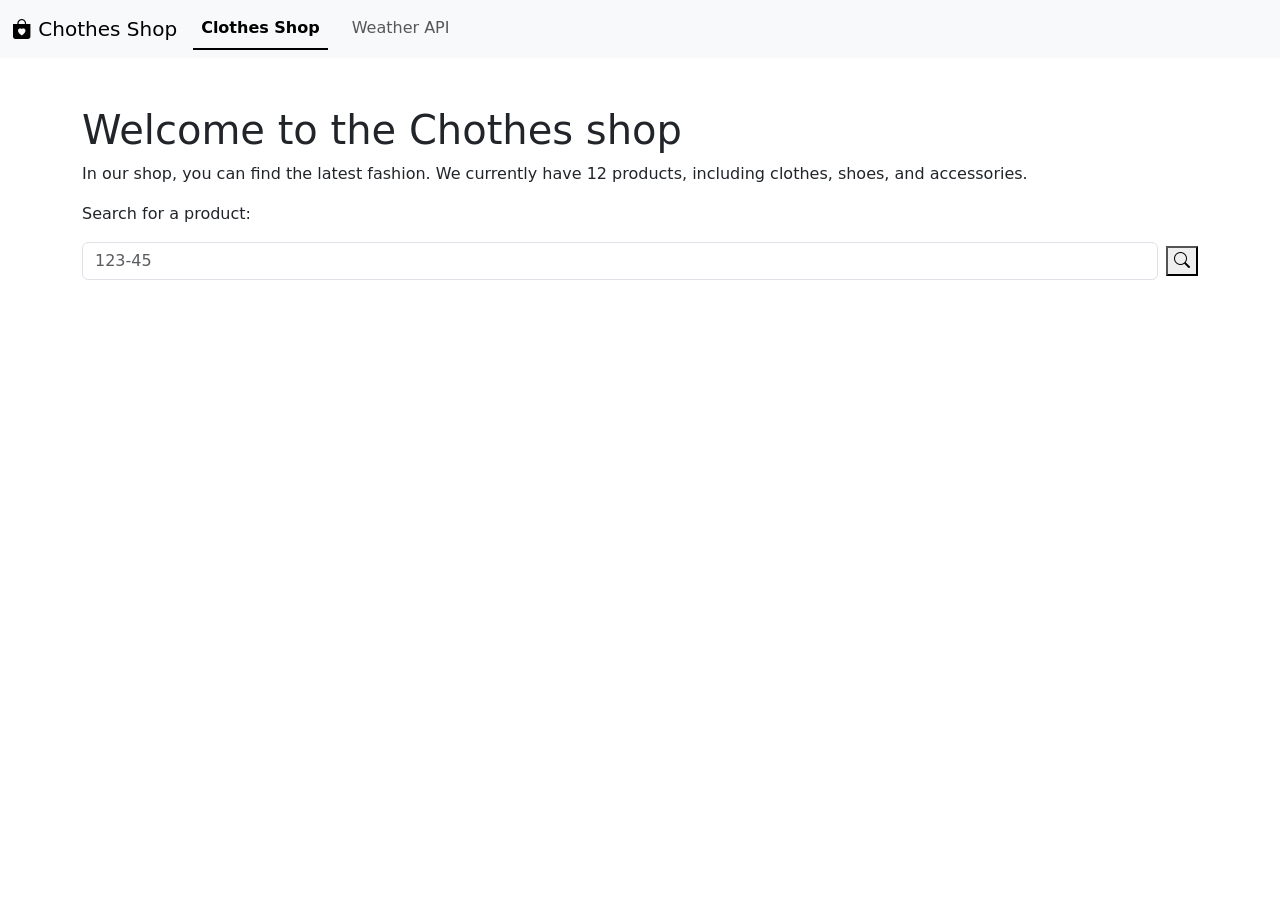
<file: CA1/index.html>
<!doctype html>
<html lang="en">
    <head>
        <meta charset="utf-8">
        <meta name="viewport" content="width=device-width, initial-scale=1">
        <title>Chothes shop</title>
        <link rel="stylesheet" href="css/style.css">
        <link href="https://cdn.jsdelivr.net/npm/bootstrap@5.3.8/dist/css/bootstrap.min.css" rel="stylesheet" integrity="sha384-sRIl4kxILFvY47J16cr9ZwB07vP4J8+LH7qKQnuqkuIAvNWLzeN8tE5YBujZqJLB" crossorigin="anonymous">
        <link rel="stylesheet" href="https://cdn.jsdelivr.net/npm/bootstrap-icons@1.13.2/font/bootstrap-icons.min.css">
    </head>
    <body>
        <nav class="navbar navbar-expand-lg bg-body-tertiary">
            <div class="container-fluid">
                <!-- logo and brand name -->
                <a class="navbar-brand" href="#">
                    <i class="bi bi-bag-heart-fill"></i>
                    Chothes Shop
                </a>
                <!-- navigation links -->
                <button class="navbar-toggler" type="button" data-bs-toggle="collapse" data-bs-target="#navbarSupportedContent" aria-controls="navbarSupportedContent" aria-expanded="false" aria-label="Toggle navigation"><span class="navbar-toggler-icon"></span></button>
                <div class="collapse navbar-collapse" id="navbarSupportedContent">
                    <ul class="navbar-nav me-auto mb-2 mb-lg-0 nav-underline">
                        <li class="nav-item"><a class="nav-link active" aria-current="page" href="index.html">Clothes Shop</a></li>
                        <li class="nav-item"><a class="nav-link" aria-current="page" href="weather.html">Weather API</a></li>
                    </ul>
                    
                </div>
            </div>
        </nav>

        <div class="container align-items-center mt-5">
            <h1>Welcome to the Chothes shop</h1>
            <p>In our shop, you can find the latest fashion. We currently have 12 products, including clothes, shoes, and accessories. </p>

            <!-- search section -->
            <p>Search for a product:</p>
            <form id="chothes-form" class="hstack gap-2 w-100" role="search"">
                <input id="search-input" class="form-control" type="search" placeholder="123-45" aria-label="Search"/>
                <button class="btn-solid btn-icon theme-secondary w-auto flex-shrink-0" type="submit" aria-label="Search">
                    <i class="bi bi-search" aria-hidden="true"></i>
                </button>
            </form>

            <!-- result section -->
            <div id="product-list" class="product-list d-flex gap-4 p-3 rounded-4 align-items-start mt-5 justify-content-center">
                <!-- Results will be inserted here -->
            </div>

        </div>

        <script src="scripts.js"></script>
        <script src="https://cdn.jsdelivr.net/npm/bootstrap@5.3.8/dist/js/bootstrap.bundle.min.js" integrity="sha384-FKyoEForCGlyvwx9Hj09JcYn3nv7wiPVlz7YYwJrWVcXK/BmnVDxM+D2scQbITxI" crossorigin="anonymous"></script>
    </body>
</html>
</file>
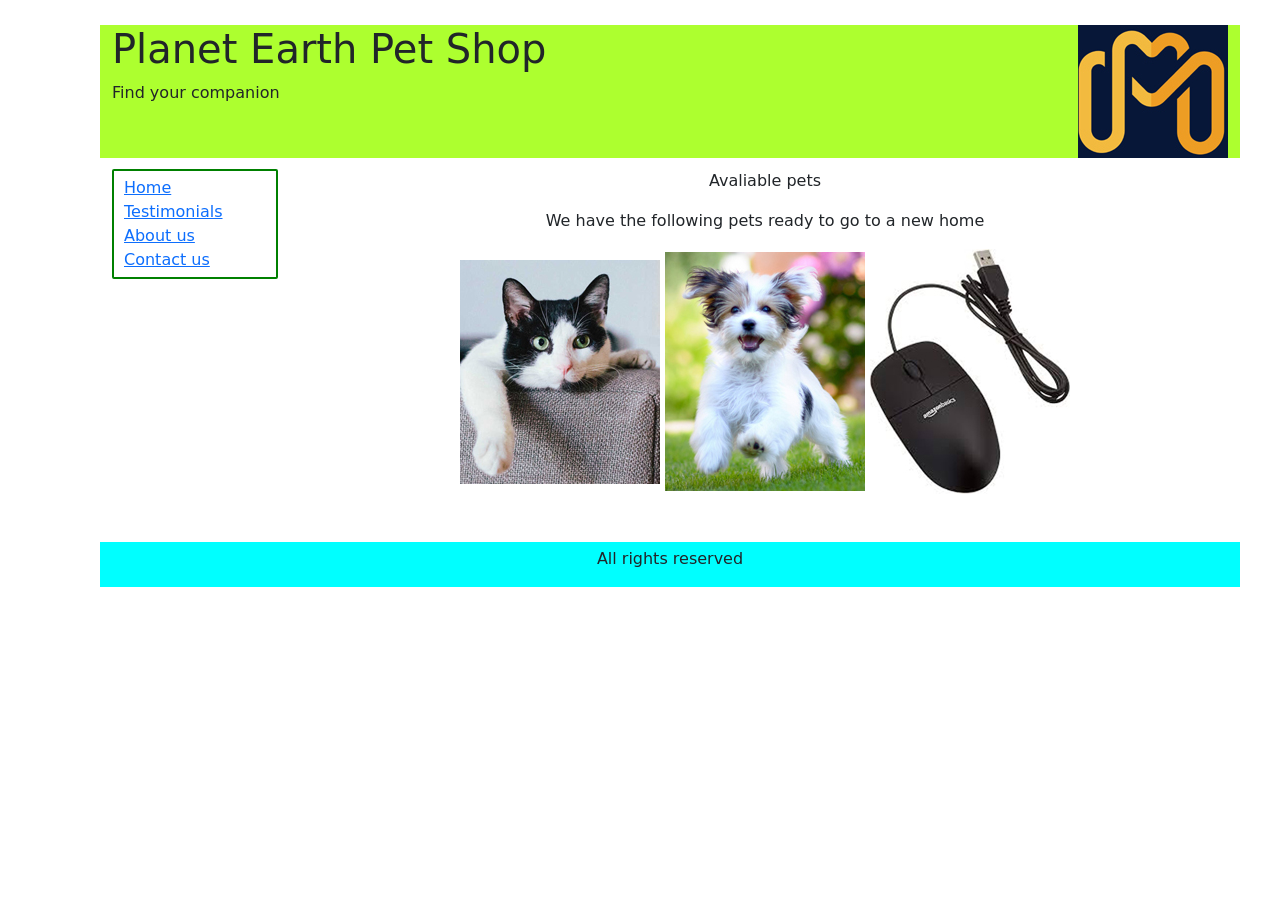
<file: wk 1/ex2/index.html>
<!doctype html>
<html lang="en">
  <head>
    <meta charset="utf-8">
    <meta name="viewport" content="width=device-width, initial-scale=1">
    <title>Bootstrap demo</title>
    <link href="https://cdn.jsdelivr.net/npm/bootstrap@5.3.8/dist/css/bootstrap.min.css" rel="stylesheet" integrity="sha384-sRIl4kxILFvY47J16cr9ZwB07vP4J8+LH7qKQnuqkuIAvNWLzeN8tE5YBujZqJLB" crossorigin="anonymous">
    <link rel="stylesheet" href="style.css">
</head>
  <body>
    <div class="container">

        <div class="row header">
            <div class="col-9">
                <h1>Planet Earth Pet Shop</h1>
                <p>Find your companion</p>
            </div>
            <div class="col-3 d-flex justify-content-end">
                <img src="images/logo.jpg" alt="Logo">
            </div>
        </div>

        <div class="row">
            <div class="col-2">
                <div class="links_div">
                    <a href="index.html9">Home</a><br>
                    <a href="">Testimonials</a><br>
                    <a href="">About us</a><br>
                    <a href="contactUs.html">Contact us</a>
                </div>
               
            </div>

            <div class="col-10 text-center">
                <p>Avaliable pets</p>
                <p>We have the following pets ready to go to a new home</p>
                <img src="images/cat.jpg" alt="">
                <img src="images/dog.jpg" alt="">
                <img src="images/mouse.jpg" alt="">
            </div>
        </div>

        <div class="row text-center mt-5 bottom_reserved">
            <div class="col-12 ">
                <p>All rights reserved</p>
            </div>
        </div>
    </div>
  </body>
</html>
</file>
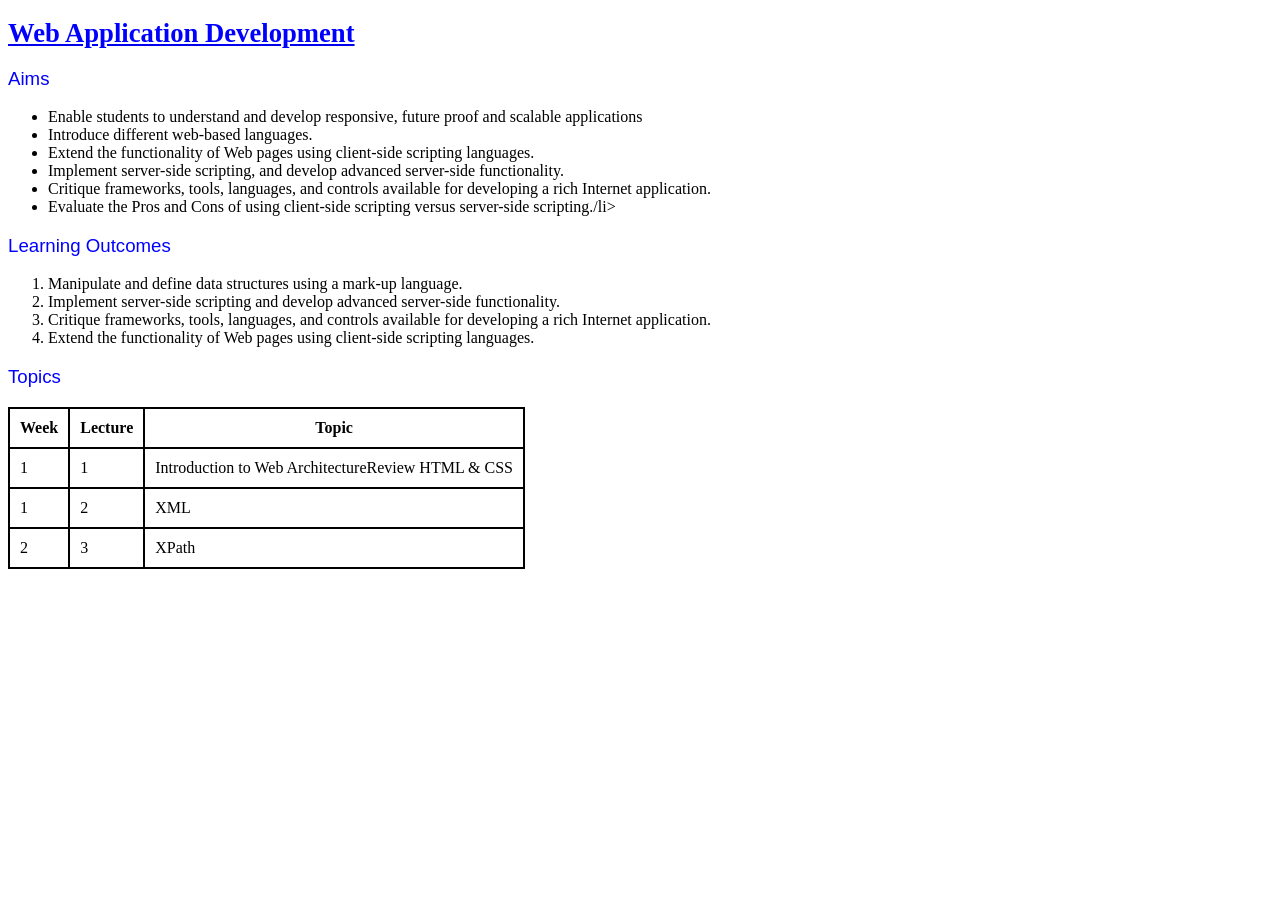
<file: wk 1/exercise 1/index.html>
<!DOCTYPE html>

<html language="eng">
    <head>
        <title>Week 1 – Exercise</title>
        <link rel="stylesheet" href="style.css">
    </head>

    <body>
        <a href="https://moodle2026.ncirl.ie"><h1>Web Application Development</h1></a>
        
        <p class="semi-title">Aims</p>
        <ul>
            <li>Enable students to understand and develop responsive, future proof and scalable applications</li>
            <li>Introduce different web-based languages.</li>
            <li>Extend the functionality of Web pages using client-side scripting languages.</li>
            <li>Implement server-side scripting, and develop advanced server-side functionality.</li>
            <li>Critique frameworks, tools, languages, and controls available for developing a rich Internet application.</li>
            <li>Evaluate the Pros and Cons of using client-side scripting versus server-side scripting./li>
        </ul>

        <p class="semi-title">Learning Outcomes</p>
        <ol>
            <li>Manipulate and define data structures using a mark-up language.</li>
            <li>Implement server-side scripting and develop advanced server-side functionality.</li>
            <li>Critique frameworks, tools, languages, and controls available for developing a rich Internet application.</li>
            <li>Extend the functionality of Web pages using client-side scripting languages.</li>
        </ol>

        <p class="semi-title">Topics</p>
        <table>
            <tr id="mid-colum"><th>Week</th><th>Lecture</th><th>Topic</th></tr>
            <tr><td>1</td><td>1</td><td>Introduction to Web ArchitectureReview HTML & CSS</td></tr>
            <tr><td>1</td><td>2</td><td>XML</td></tr>
            <tr><td>2</td><td>3</td><td>XPath</td></tr>
        </table>

    </body>
</html>
</file>
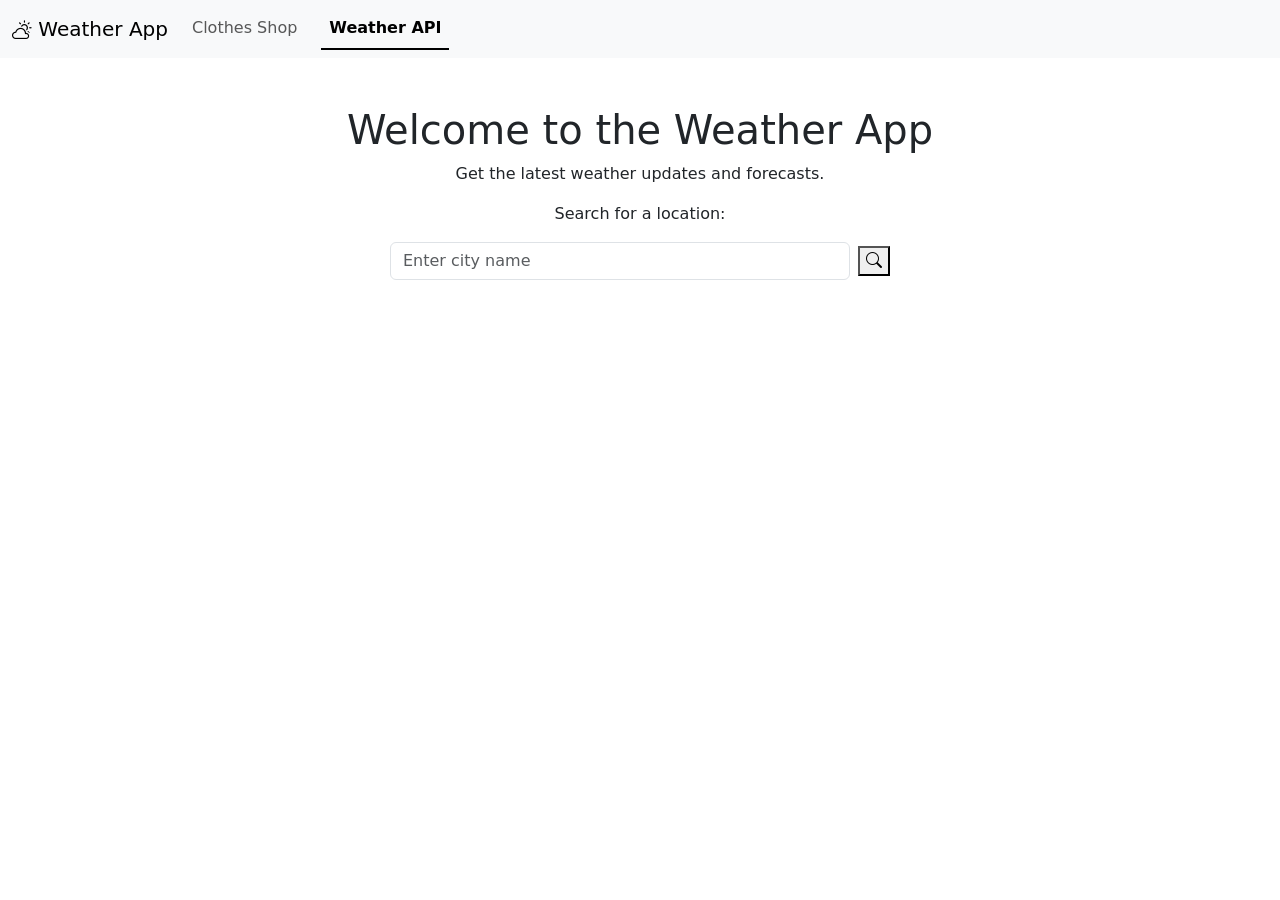
<file: CA1/weather.html>
<!doctype html>
<html lang="en">
    <head>
        <meta charset="utf-8">
        <meta name="viewport" content="width=device-width, initial-scale=1">
        <title>Weather App</title>
        <link rel="stylesheet" href="css/style.css">
        <link href="https://cdn.jsdelivr.net/npm/bootstrap@5.3.8/dist/css/bootstrap.min.css" rel="stylesheet" integrity="sha384-sRIl4kxILFvY47J16cr9ZwB07vP4J8+LH7qKQnuqkuIAvNWLzeN8tE5YBujZqJLB" crossorigin="anonymous">
        <link rel="stylesheet" href="https://cdn.jsdelivr.net/npm/bootstrap-icons@1.13.2/font/bootstrap-icons.min.css">
    </head>
    <body>
        <nav class="navbar navbar-expand-lg bg-body-tertiary">
            <div class="container-fluid">
                <!-- logo and brand name -->
                <a class="navbar-brand" href="weather.html">
                    <i class="bi-cloud-sun"></i>
                    Weather App
                </a>
                <!-- navigation links -->
                <button class="navbar-toggler" type="button" data-bs-toggle="collapse" data-bs-target="#navbarSupportedContent" aria-controls="navbarSupportedContent" aria-expanded="false" aria-label="Toggle navigation"><span class="navbar-toggler-icon"></span></button>
                <div class="collapse navbar-collapse" id="navbarSupportedContent">
                    <ul class="navbar-nav me-auto mb-2 mb-lg-0 nav-underline">
                        <li class="nav-item"><a class="nav-link" aria-current="page" href="index.html">Clothes Shop</a></li>
                        <li class="nav-item"><a class="nav-link active" aria-current="page" href="weather.html">Weather API</a></li>
                    </ul>
                    
                </div>
            </div>
        </nav>

        <div class="container mt-5 text-center">
            <h1>Welcome to the Weather App</h1>
            <p>Get the latest weather updates and forecasts.</p>

            <!-- search section -->
            <p>Search for a location:</p>
            <form id="weather-form" class="hstack gap-2 search-form mx-auto" role="search">
                <input id="search-input" class="form-control" type="search" placeholder="Enter city name" aria-label="Search"/>
                <button class="btn-solid btn-icon theme-secondary w-auto flex-shrink-0" type="submit" aria-label="Search">
                    <i class="bi bi-search" aria-hidden="true"></i>
                </button>
            </form>

            <!-- result section -->
            <div id="weather-results" class="d-block gap-4 p-3 rounded-4 align-items-start mt-5 justify-content-center">
                <!-- Results will be inserted here -->
            </div>

        </div>

        <script src="scripts.js"></script>
        <script src="https://cdn.jsdelivr.net/npm/bootstrap@5.3.8/dist/js/bootstrap.bundle.min.js" integrity="sha384-FKyoEForCGlyvwx9Hj09JcYn3nv7wiPVlz7YYwJrWVcXK/BmnVDxM+D2scQbITxI" crossorigin="anonymous"></script>
    </body>
</html>
</file>
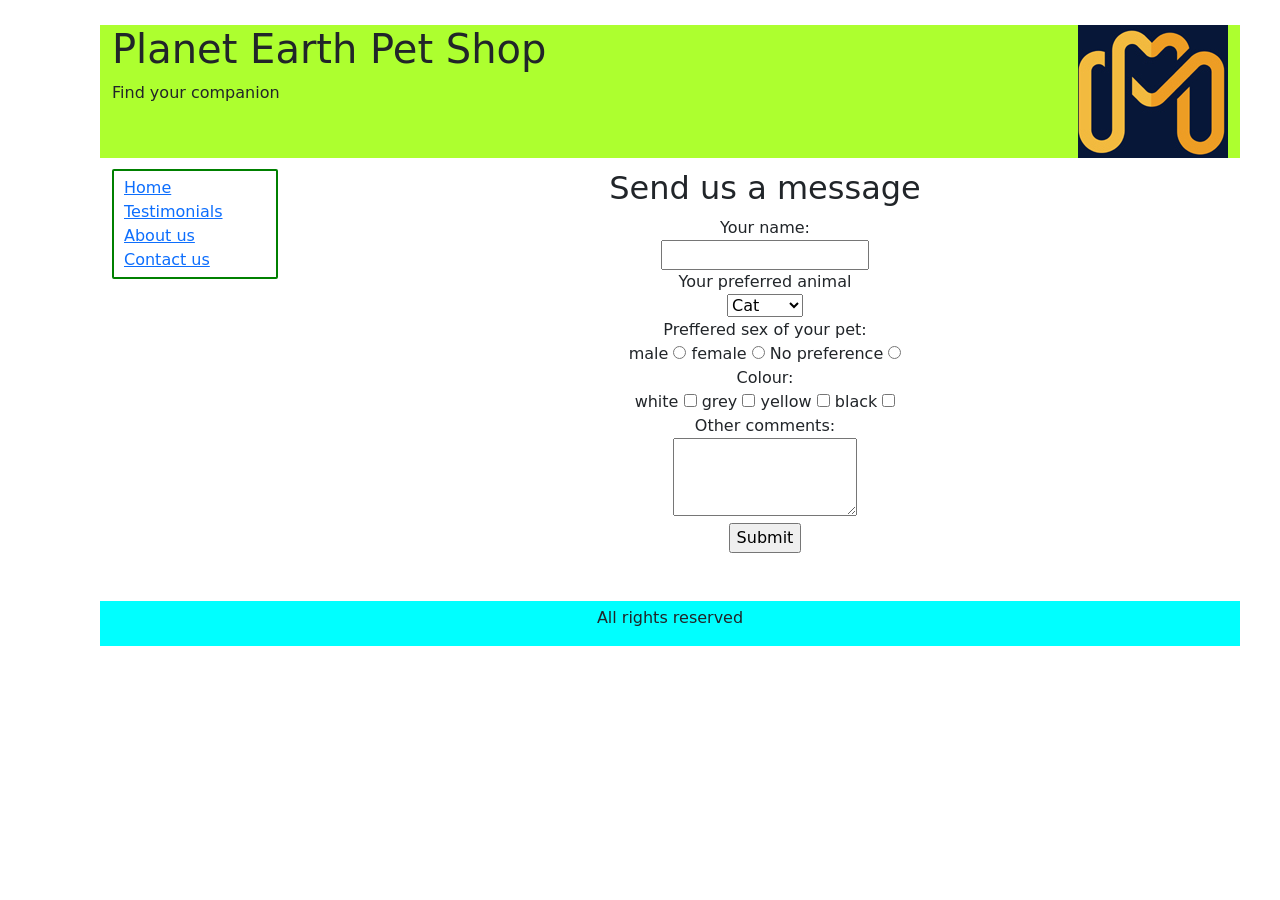
<file: wk 1/ex2/contactUs.html>
<!doctype html>
<html lang="en">
  <head>
    <meta charset="utf-8">
    <meta name="viewport" content="width=device-width, initial-scale=1">
    <title>Bootstrap demo</title>
    <link href="https://cdn.jsdelivr.net/npm/bootstrap@5.3.8/dist/css/bootstrap.min.css" rel="stylesheet" integrity="sha384-sRIl4kxILFvY47J16cr9ZwB07vP4J8+LH7qKQnuqkuIAvNWLzeN8tE5YBujZqJLB" crossorigin="anonymous">
    <link rel="stylesheet" href="style.css">
</head>
  <body>
    <div class="container">
      <div class="row header">
        <div class="col-9">
            <h1>Planet Earth Pet Shop</h1>
            <p>Find your companion</p>
        </div>

        <div class="col-3 d-flex justify-content-end">
            <img src="images/logo.jpg" alt="Logo">
        </div>
      </div>

      <div class="row">
        <div class="col-2">
          <div class="links_div">
            <a href="index.html">Home</a><br>
            <a href="">Testimonials</a><br>
            <a href="">About us</a><br>
            <a href="contactUs.html">Contact us</a>
          </div>       
        </div>

        <div class="col-10 text-center">
            <h2>Send us a message</h2>

            <form action="">
              <label for="name">Your name: </label><br>
              <input type="text" name="form1" id="name"><br>

              <label for="animal">Your preferred animal</label><br>
              <select name="animal" id="animal">
                <option value="cat">Cat</option>
                <option value="dog">dog</option>
                <option value="mouse">mouse</option>
              </select><br>
              

              <label for="preference">Preffered sex of your pet: </label><br>

              <label for="male">male</label>
              <input type="radio" name="male" id="male">

              <label for="female">female</label>
              <input type="radio" name="female" id="female">

              <label for="nopref">No preference</label>
              <input type="radio" name="nopref" id="nopref"><br>

               
              <label for="colour">Colour: </label><br>

              <label for="white">white</label>
              <input type="checkbox" name="white" id="white">
              
              <label for="grey">grey</label>
              <input type="checkbox" name="grey" id="grey">
              
              <label for="yellow">yellow</label>
              <input type="checkbox" name="yellow" id="yellow">
              
              <label for="black">black</label>
              <input type="checkbox" name="black" id="black"><br>

              <label for="others">Other comments:</label><br>
              <textarea name="others" id="others" rows="3">

              </textarea><br>

              <input type="button" value="Submit">
            </form>
        </div>
      </div>

      <div class="row text-center mt-5 bottom_reserved">
        <div class="col-12 ">
          <p>All rights reserved</p>
        </div>
      </div>
    </div>
  </body>
</html>
</file>
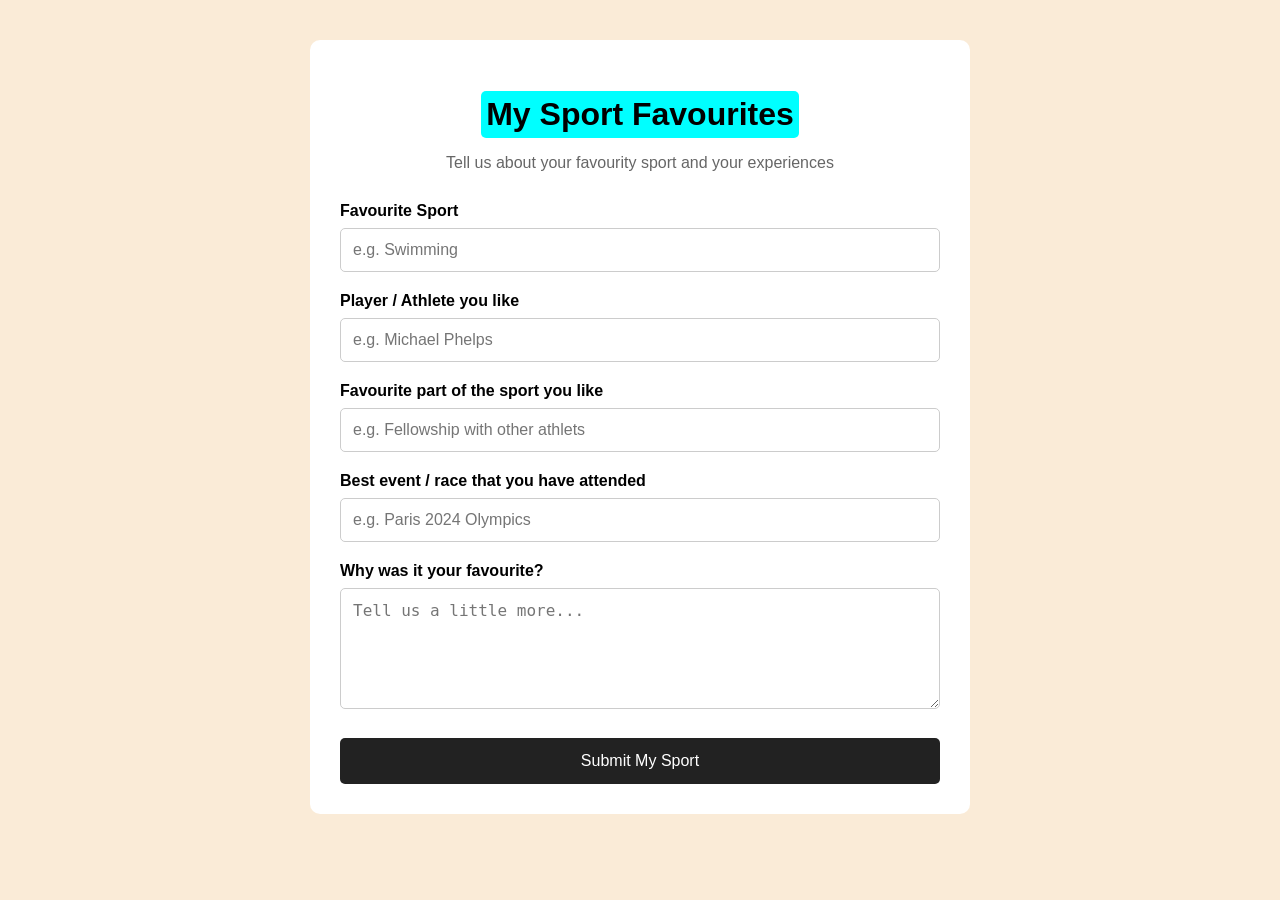
<file: wk 1/music/music.html>
<!DOCTYPE html>
<html lang="en">
<head>
    <meta charset="UTF-8">
    <meta name="viewport" content="width=device-width, initial-scale=1.0">
    <title>My Sport Favourites</title>

    <link rel="stylesheet" href="style.css">
</head>

<body>

    <div class="container">

        <div class="title">
            <h1>My Sport Favourites</h1>
        </div>

        <p class="intro">
            Tell us about your favourity sport and your experiences
        </p>

        <form>

            <label for="favouriteArtist">
                Favourite Sport
            </label>

            <input 
                type="text" 
                id="favouriteArtist" 
                name="favouriteArtist"
                placeholder="e.g. Swimming"
                required
            >


            <label for="recommendedArtist">
                Player / Athlete you like 
            </label>

            <input 
                type="text" 
                id="recommendedArtist" 
                name="recommendedArtist"
                placeholder="e.g. Michael Phelps"
            >


            <label for="favouriteSong">
                Favourite part of the sport you like
            </label>

            <input 
                type="text" 
                id="favouriteSong" 
                name="favouriteSong"
                placeholder="e.g. Fellowship with other athlets"
                required
            >


            <label for="bestGig">
                Best event / race that you have attended
            </label>

            <input 
                type="text" 
                id="bestGig" 
                name="bestGig"
                placeholder="e.g. Paris 2024 Olympics"
            >


            <label for="comments">
                Why was it your favourite?
            </label>

            <textarea 
                id="comments" 
                name="comments"
                rows="5"
                placeholder="Tell us a little more..."
            ></textarea>


            <button type="submit">
                Submit My Sport
            </button>

        </form>

    </div>

</body>
</html>
</file>
<file: CA1/css/style.css>
#product-list.has-products { /* Style for the product list when it has products */
    border: 1px solid black;
    padding: 10px;
    border-radius: 5px;
    max-width: fit-content;
}
#product-image { /* Style for the product images */
    max-width: 200px;
    max-height: 200px;
    object-fit: cover; /* Maintain the aspect ratio */
    border-radius: 2px; 
}

.search-form {
    width: 100%;
    max-width: 500px;
}

#weather-results.has-result{
    border: 1px solid black;
    padding: 10px;
    border-radius: 5px;
    width: 100%;
}
</file>
<file: wk 1/ex2/style.css>
.container {
    margin: 25px 100px 5px 100px ;
}
.header{
    background-color: greenyellow;
    margin-bottom: 1%;
}

#img_mouse {
    float: right;
}
.links_div {
    border: solid green 2px;
    border-radius: 2px;
    padding: 5px 5px 5px 10px 
}
.bottom_reserved {
    background-color: aqua;
    padding-top: 5px;
}
</file>
<file: wk 1/exercise 1/style.css>
h1 {font-family: Verdana;
    font-size: 20pt;
    color: blue;}

.semi-title {font-family: Arial;
            font-size: 14pt;
            color: blue;}
table, td, th {border: solid black 2px}
table {border-collapse: collapse;}

th, td {padding: 10px;}
</file>
<file: wk 1/music/style.css>
/* Overall page */

body {
    font-family: Arial, sans-serif;
    background-color: #f2f2f2;
    margin: 0;
    padding: 40px;
    background-color: antiquewhite;
}


/* Main form container */

.container {
    max-width: 600px;
    margin: auto;
    background-color: white;
    padding: 30px;
    border-radius: 10px;
}


/* Heading */

h1 {
    text-align: center;
    margin-bottom: 10px;
}


/* Introduction */

.intro {
    text-align: center;
    color: #666;
    margin-bottom: 30px;
}


/* Labels */

label {
    display: block;
    font-weight: bold;
    margin-top: 20px;
    margin-bottom: 8px;
}


/* Text boxes */

input,
textarea {
    width: 100%;
    padding: 12px;
    border: 1px solid #ccc;
    border-radius: 5px;
    box-sizing: border-box;
    font-size: 16px;
}


/* When the user clicks into a field */

input:focus,
textarea:focus {
    border-color: #555;
    outline: none;
}


/* Text area */

textarea {
    resize: vertical;
}


/* Submit button */

button {
    width: 100%;
    margin-top: 25px;
    padding: 14px;
    background-color: #222;
    color: white;
    border: none;
    border-radius: 5px;
    font-size: 16px;
    cursor: pointer;
}


/* Button hover effect */

button:hover {
    background-color: #555;
}

.title {
    width: fit-content;
    margin: 0 auto;
    background-color: aqua;
    border-radius: 5px;
}

.title h1 {
    padding: 5px;
}
</file>
